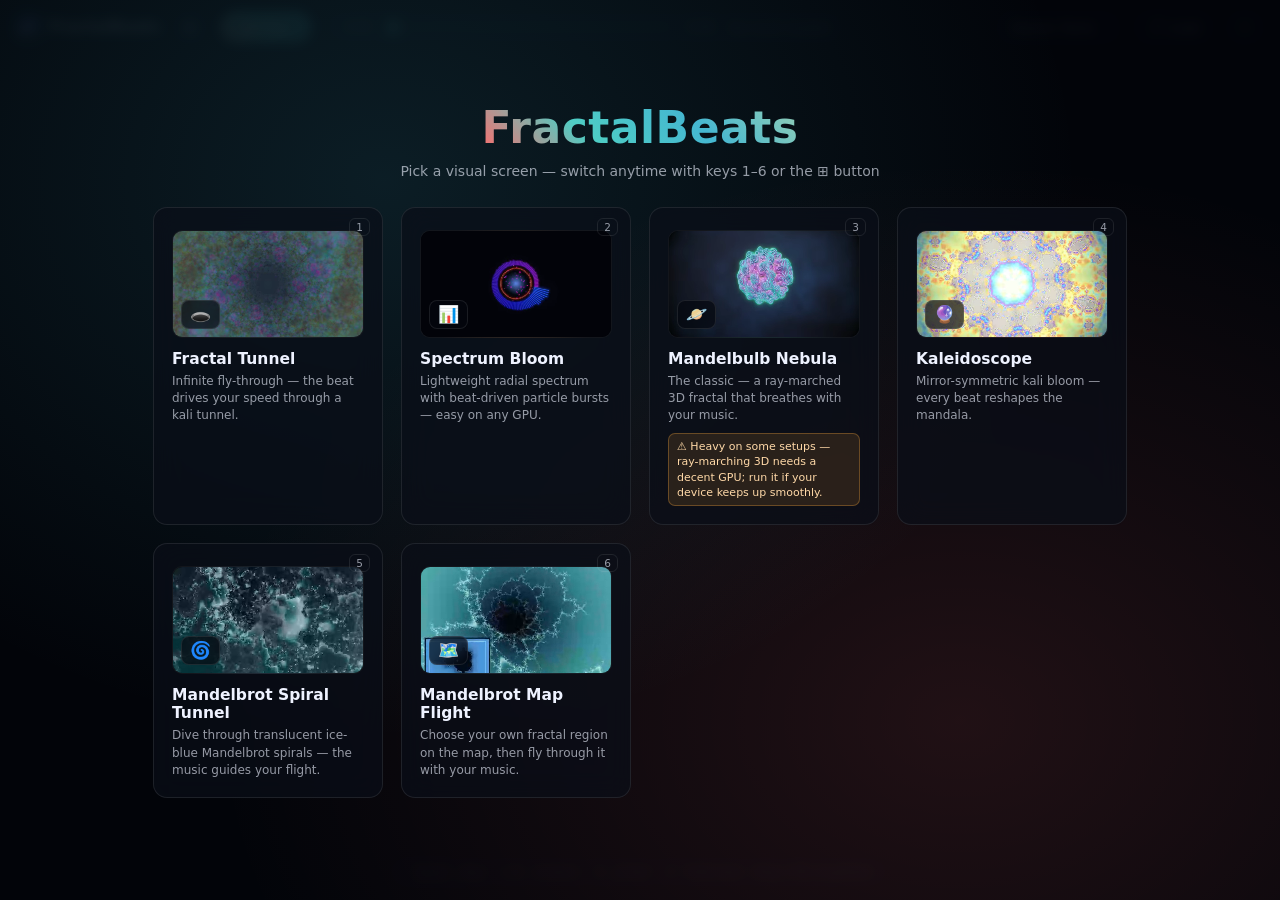
<file: index.html>
<!DOCTYPE html>
<html lang="en">
<head>
  <meta charset="UTF-8" />
  <meta name="viewport" content="width=device-width, initial-scale=1.0, viewport-fit=cover" />
  <title>FractalBeats — Free Audio-Reactive Fractal Visualizer</title>

  <!-- ── Primary SEO ─────────────────────────────────────────── -->
  <meta name="description" content="Free audio-reactive fractal visualizer in your browser. Load a song, use your mic, and watch 6 real-time screens react to the music. No install, no account." />
  <meta name="author" content="Navid Moradimehr" />
  <meta name="theme-color" content="#0a0f1e" />
  <meta name="robots" content="index, follow, max-image-preview:large" />
  <meta name="google-site-verification" content="UlHZYK9fYhoTRUKbC5rEcaMEJhV1OoC-GA8Vo22VLYw" />
  <link rel="canonical" href="https://navid-moradimehr.github.io/FractalBeats/" />

  <!-- ── Open Graph (Facebook / LinkedIn / WhatsApp / Discord) ── -->
  <meta property="og:type" content="website" />
  <meta property="og:site_name" content="FractalBeats" />
  <meta property="og:title" content="FractalBeats — Free Audio-Reactive Fractal Visualizer" />
  <meta property="og:description" content="Free audio-reactive fractal visualizer that runs in your browser. Load any song or use your mic and watch 6 real-time screens react to the music. No install." />
  <meta property="og:url" content="https://navid-moradimehr.github.io/FractalBeats/" />
  <meta property="og:image" content="https://navid-moradimehr.github.io/FractalBeats/assets/og-image.png" />
  <meta property="og:image:width" content="1200" />
  <meta property="og:image:height" content="630" />
  <meta property="og:image:alt" content="A ray-marched 3D Mandelbulb fractal rendered live by FractalBeats" />
  <meta property="og:locale" content="en_US" />

  <!-- ── Twitter / X card ────────────────────────────────────── -->
  <meta name="twitter:card" content="summary_large_image" />
  <meta name="twitter:title" content="FractalBeats — Free Audio-Reactive Fractal Visualizer" />
  <meta name="twitter:description" content="Free audio-reactive fractal visualizer in your browser — 6 real-time screens driven by any song or your mic. No install." />
    <meta name="twitter:image" content="https://navid-moradimehr.github.io/FractalBeats/assets/og-image.png" />

  <!-- ── Icons & manifest ────────────────────────────────────── -->
  <link rel="icon" type="image/svg+xml" href="favicon.svg" />
  <link rel="icon" type="image/png" sizes="32x32" href="favicon-32x32.png" />
  <link rel="apple-touch-icon" href="apple-touch-icon.png" />
  <link rel="manifest" href="site.webmanifest" />

  <!-- ── Structured data (Google rich results + AI engines) ──── -->
  <script type="application/ld+json">
  {
    "@context": "https://schema.org",
    "@graph": [
      {
        "@type": "WebApplication",
        "name": "FractalBeats",
        "alternateName": "FractalBeats — Audio-Reactive Fractal Visualizer",
        "url": "https://navid-moradimehr.github.io/FractalBeats/",
        "description": "Free in-browser, audio-reactive fractal visualizer. Load any music file or use your microphone and watch six real-time screens — a ray-marched Mandelbulb, a kali-tunnel fly-through, a 2D spectrum a mirror kaleidoscope and a Mandelbrot explorer — react to the music. No install, no account.",
        "applicationCategory": "MultimediaApplication",
        "operatingSystem": "Web",
        "browserRequirements": "Requires JavaScript and WebGL",
        "inLanguage": "en",
        "genre": ["Generative Art", "Music Visualization", "Fractals"],
        "offers": { "@type": "Offer", "price": "0", "priceCurrency": "USD" },
        "author": { "@type": "Organization", "name": "Navid Moradimehr", "url": "https://github.com/Navid-Moradimehr" },
        "publisher": { "@type": "Organization", "name": "Navid Moradimehr", "url": "https://github.com/Navid-Moradimehr" },
        "thumbnailUrl": "https://navid-moradimehr.github.io/FractalBeats/assets/previews/mandelbulb.jpg",
        "screenshot": [
          "https://navid-moradimehr.github.io/FractalBeats/assets/previews/mandelbulb.jpg",
          "https://navid-moradimehr.github.io/FractalBeats/assets/previews/tunnel.jpg",
          "https://navid-moradimehr.github.io/FractalBeats/assets/previews/kaleidoscope.jpg",
          "https://navid-moradimehr.github.io/FractalBeats/assets/previews/spectrum.jpg"
        ]
      },
      {
        "@type": "WebSite",
        "name": "FractalBeats",
        "url": "https://navid-moradimehr.github.io/FractalBeats/",
        "description": "Free audio-reactive fractal visualizer that runs in your browser — six real-time screens driven by any song or your microphone."
      }
    ]
  }
  </script>

  <link rel="stylesheet" href="./src/style.css">
</head>
<body>
  <canvas id="c"></canvas>
  <div id="stage"></div>

  <header>
    <div class="brand"><span class="logo">🌌</span><span class="title">FractalBeats</span></div>
    <button id="screens-btn" class="btn icon" title="Choose visualization (S)">⊞</button>
    <button id="play-btn" class="btn primary" title="Play / Pause (Space)">▶ Play</button>
    <div class="transport">
      <span class="time-label" id="time-cur">0:00</span>
      <input type="range" id="seekbar" min="0" max="1000" value="0" step="1" />
      <span class="time-label" id="time-total">0:00</span>
      <span class="track-name" id="track-name">No track loaded</span>
    </div>
    <div class="spacer"></div>
    <select id="source-select" class="btn" title="Audio source">
      <option value="none">Source: None</option>
      <option value="file">Source: File</option>
      <option value="mic">Source: Mic</option>
    </select>
    <input type="file" id="audio-file" accept="audio/*" hidden />
    <button id="load-btn" class="btn" title="Load audio file">🎵 Load</button>
    <button id="gui-btn" class="btn icon hide-desktop" title="Settings">⚙</button>
    <button id="fs-btn" class="btn icon hide-sm" title="Fullscreen (F)">⛶</button>
  </header>

  <div id="gui-host"></div>

  <section id="picker-overlay">
    <h1 class="picker-title">FractalBeats</h1>
        <p class="picker-sub">Pick a visual screen — switch anytime with keys 1–6 or the ⊞ button</p>
    <div class="card-grid" id="card-grid">
      <!-- Screen cards are pre-rendered here (server-side) so search engines and
           no-JS users see every screen. Keep this list in sync with SCREENS in
           src/main.js; ui.js upgrades these cards with live behavior + previews. -->
      <div class="screen-card" data-screen-id="tunnel">
        <div class="preview">
          <video class="preview-video" muted loop playsinline preload="metadata"
                 poster="assets/previews/tunnel.jpg" data-src="assets/previews/tunnel.webm"></video>
          <span class="icon">🕳️</span>
        </div>
        <div class="name">Fractal Tunnel</div>
        <div class="tagline">Infinite fly-through — the beat drives your speed through a kali tunnel.</div>
        <span class="key-hint">1</span>
      </div>
      <div class="screen-card" data-screen-id="spectrum">
        <div class="preview">
          <video class="preview-video" muted loop playsinline preload="metadata"
                 poster="assets/previews/spectrum.jpg" data-src="assets/previews/spectrum.webm"></video>
          <span class="icon">📊</span>
        </div>
        <div class="name">Spectrum Bloom</div>
        <div class="tagline">Lightweight radial spectrum with beat-driven particle bursts — easy on any GPU.</div>
        <span class="key-hint">2</span>
      </div>
      <div class="screen-card" data-screen-id="mandelbulb">
        <div class="preview">
          <video class="preview-video" muted loop playsinline preload="metadata"
                 poster="assets/previews/mandelbulb.jpg" data-src="assets/previews/mandelbulb.webm"></video>
          <span class="icon">🪐</span>
        </div>
        <div class="name">Mandelbulb Nebula</div>
        <div class="tagline">The classic — a ray-marched 3D fractal that breathes with your music.</div>
        <div class="note">⚠ Heavy on some setups — ray-marching 3D needs a decent GPU; run it if your device keeps up smoothly.</div>
        <span class="key-hint">3</span>
      </div>
      <div class="screen-card" data-screen-id="kaleidoscope">
        <div class="preview">
          <video class="preview-video" muted loop playsinline preload="metadata"
                 poster="assets/previews/kaleidoscope.jpg" data-src="assets/previews/kaleidoscope.webm"></video>
          <span class="icon">🔮</span>
        </div>
        <div class="name">Kaleidoscope</div>
        <div class="tagline">Mirror-symmetric kali bloom — every beat reshapes the mandala.</div>
        <span class="key-hint">4</span>
      </div>
      <div class="screen-card" data-screen-id="mandelbrot">
        <div class="preview"><video class="preview-video" muted loop playsinline preload="metadata" poster="assets/previews/mandelbrot.jpg" data-src="assets/previews/mandelbrot.webm"></video><span class="icon">🌀</span></div>
        <div class="name">Mandelbrot Spiral Tunnel</div>
        <div class="tagline">Dive through translucent ice-blue Mandelbrot spirals — the music guides your flight.</div>
        <span class="key-hint">5</span>
      </div>
      <div class="screen-card" data-screen-id="mandelbrot-map">
        <div class="preview"><video class="preview-video" muted loop playsinline preload="metadata" poster="assets/previews/mandelbrot-map.jpg" data-src="assets/previews/mandelbrot-map.webm"></video><span class="icon">🗺️</span></div>
        <div class="name">Mandelbrot Map Flight</div>
        <div class="tagline">Choose your own fractal region on the map, then fly through it with your music.</div>
        <span class="key-hint">6</span>
      </div>
    </div>
  </section>

  <div id="drop-overlay">Drop audio file to play 🎧</div>
  <div id="toasts"></div>
   <div id="hint-bar"><kbd>Space</kbd> play · <kbd>1–6</kbd> screens · <kbd>S</kbd> picker · <kbd>F</kbd> fullscreen · drop a file anywhere</div>

  <script type="module" src="./src/main.js"></script>
</body>
</html>
</file>
<file: src/style.css>
:root {
  --bg: #05060a;
  --glass: rgba(10, 14, 24, 0.72);
  --glass-border: rgba(255, 255, 255, 0.09);
  --text: #eef2ff;
  --text-dim: rgba(238, 242, 255, 0.62);
  --accent1: #ff6b6b;
  --accent2: #4ecdc4;
  --accent3: #45b7d1;
  --accent4: #96ceb4;
  --radius: 14px;
}

* { margin: 0; padding: 0; box-sizing: border-box; }

html, body {
  height: 100%;
  background: var(--bg);
  color: var(--text);
  font-family: 'Segoe UI', system-ui, -apple-system, sans-serif;
  overflow: hidden;
}

#c {
  position: fixed;
  inset: 0;
  width: 100vw;
  height: 100vh;
  display: block;
}

#stage { position: fixed; inset: 0; touch-action: none; } /* drag/pinch camera control */

/* ---------- Header ---------- */
header {
  position: fixed;
  top: 0; left: 0; right: 0;
  z-index: 50;
  display: flex;
  align-items: center;
  gap: 12px;
  padding: 10px 16px;
  background: linear-gradient(to bottom, rgba(3, 5, 10, 0.85), rgba(3, 5, 10, 0));
  pointer-events: none;
}
header > * { pointer-events: auto; }

.brand {
  display: flex;
  align-items: center;
  gap: 8px;
  font-weight: 700;
  font-size: 15px;
  letter-spacing: 0.4px;
  white-space: nowrap;
  text-shadow: 0 0 18px rgba(78, 205, 196, 0.45);
}
.brand .logo { font-size: 20px; }

.btn {
  border: 1px solid var(--glass-border);
  background: var(--glass);
  backdrop-filter: blur(12px);
  color: var(--text);
  padding: 8px 14px;
  border-radius: 999px;
  font-size: 13.5px;
  cursor: pointer;
  transition: transform 0.15s ease, border-color 0.15s ease, background 0.15s ease;
  white-space: nowrap;
}
.btn:hover { transform: translateY(-1px); border-color: rgba(120, 220, 210, 0.55); }
.btn.primary {
  background: linear-gradient(45deg, var(--accent1), var(--accent2), var(--accent3), var(--accent4));
  background-size: 300% 300%;
  animation: gradientShift 6s ease infinite;
  border: none;
  font-weight: 600;
  min-width: 92px;
}
.btn.icon { padding: 8px 11px; }
@keyframes gradientShift {
  0% { background-position: 0% 50%; }
  50% { background-position: 100% 50%; }
  100% { background-position: 0% 50%; }
}

.spacer { flex: 1; }

/* ---------- Transport ---------- */
.transport {
  display: flex;
  align-items: center;
  gap: 10px;
  background: var(--glass);
  border: 1px solid var(--glass-border);
  backdrop-filter: blur(12px);
  border-radius: 999px;
  padding: 7px 14px;
  max-width: 520px;
  width: min(520px, 46vw);
}
.time-label {
  font-size: 12px;
  color: var(--text-dim);
  font-variant-numeric: tabular-nums;
  min-width: 38px;
  text-align: center;
}
.track-name {
  font-size: 12.5px;
  color: var(--text-dim);
  overflow: hidden;
  text-overflow: ellipsis;
  white-space: nowrap;
  max-width: 110px;
}
#seekbar {
  flex: 1;
  appearance: none;
  -webkit-appearance: none;
  height: 4px;
  border-radius: 2px;
  background: rgba(255, 255, 255, 0.15);
  cursor: pointer;
}
#seekbar::-webkit-slider-thumb {
  appearance: none;
  -webkit-appearance: none;
  width: 12px; height: 12px;
  border-radius: 50%;
  background: var(--accent2);
  box-shadow: 0 0 10px rgba(78, 205, 196, 0.8);
}
#seekbar::-moz-range-thumb {
  width: 12px; height: 12px;
  border: none;
  border-radius: 50%;
  background: var(--accent2);
  box-shadow: 0 0 10px rgba(78, 205, 196, 0.8);
}

select.btn { appearance: none; -webkit-appearance: none; padding-right: 26px; }

/* ---------- Screen picker overlay ---------- */
#picker-overlay {
  position: fixed;
  inset: 0;
  z-index: 90;
  display: flex;
  flex-direction: column;
  align-items: center;
  justify-content: center;
  gap: 28px;
  background:
    radial-gradient(ellipse at 30% 20%, rgba(69, 183, 209, 0.14), transparent 55%),
    radial-gradient(ellipse at 75% 80%, rgba(255, 107, 107, 0.12), transparent 55%),
    rgba(3, 5, 10, 0.94);
  backdrop-filter: blur(6px);
  transition: opacity 0.35s ease, visibility 0.35s;
}
#picker-overlay.hidden { opacity: 0; visibility: hidden; pointer-events: none; }

.picker-title {
  font-size: clamp(28px, 5vw, 44px);
  font-weight: 800;
  letter-spacing: 0.5px;
  background: linear-gradient(45deg, var(--accent1), var(--accent2), var(--accent3), var(--accent4));
  -webkit-background-clip: text;
  background-clip: text;
  -webkit-text-fill-color: transparent;
  text-align: center;
}
.picker-sub { color: var(--text-dim); font-size: 14px; margin-top: -18px; }

.card-grid {
  display: grid;
  grid-template-columns: repeat(auto-fit, minmax(215px, 230px));
  gap: 18px;
  justify-content: center;
  padding: 0 20px;
  max-width: 1100px;
}
.screen-card {
  position: relative;
  border: 1px solid var(--glass-border);
  background: var(--glass);
  backdrop-filter: blur(14px);
  border-radius: var(--radius);
  padding: 22px 18px 18px;
  cursor: pointer;
  transition: transform 0.18s ease, border-color 0.18s ease, box-shadow 0.18s ease;
  overflow: hidden;
}
.screen-card::before {
  content: '';
  position: absolute;
  inset: 0;
  background: radial-gradient(circle at 50% 0%, var(--card-glow, rgba(78,205,196,0.18)), transparent 70%);
  opacity: 0;
  transition: opacity 0.2s ease;
}
.screen-card:hover { transform: translateY(-4px) scale(1.02); border-color: var(--card-accent, rgba(78,205,196,0.6)); }
.screen-card:hover::before { opacity: 1; }
.screen-card .preview {
  position: relative;
  aspect-ratio: 16 / 9;
  border-radius: 10px;
  overflow: hidden;
  margin-bottom: 12px;
  border: 1px solid rgba(255, 255, 255, 0.06);
  background:
    radial-gradient(circle at 50% 40%, var(--card-glow, rgba(78, 205, 196, 0.18)), transparent 75%),
    rgba(5, 8, 15, 0.9);
}
.screen-card .preview video {
  width: 100%;
  height: 100%;
  object-fit: cover;
  display: block;
  pointer-events: none;
}
.screen-card .preview.no-video video { display: none; }
.screen-card .preview .icon {
  position: absolute;
  left: 8px;
  bottom: 8px;
  font-size: 17px;
  line-height: 1;
  background: rgba(5, 8, 15, 0.68);
  backdrop-filter: blur(8px);
  border: 1px solid var(--glass-border);
  border-radius: 8px;
  padding: 5px 8px;
}
.screen-card .name { font-weight: 700; font-size: 15.5px; margin-bottom: 5px; }
.screen-card .tagline { font-size: 12px; color: var(--text-dim); line-height: 1.45; }
.screen-card .note {
  margin-top: 8px;
  font-size: 11px;
  line-height: 1.4;
  color: #ffd9a8;
  background: rgba(255, 170, 60, 0.12);
  border: 1px solid rgba(255, 170, 60, 0.3);
  border-radius: 7px;
  padding: 5px 8px;
}
.screen-card .key-hint {
  position: absolute;
  top: 10px; right: 12px;
  font-size: 10.5px;
  color: var(--text-dim);
  border: 1px solid var(--glass-border);
  border-radius: 6px;
  padding: 2px 6px;
}

/* ---------- GUI host ---------- */
#gui-host {
  position: fixed;
  top: 58px;
  right: 10px;
  z-index: 40;
  max-height: calc(100vh - 130px);
  overflow-y: auto;
}
#gui-host .lil-gui { --width: 280px; z-index: 40; }
.hide-desktop { display: none; }

/* ---------- Drop overlay / toasts / hints ---------- */
#drop-overlay {
  position: fixed;
  inset: 0;
  z-index: 200;
  display: flex;
  align-items: center;
  justify-content: center;
  background: rgba(5, 8, 15, 0.82);
  border: 3px dashed rgba(78, 205, 196, 0.65);
  font-size: 22px;
  font-weight: 700;
  color: var(--accent2);
  visibility: hidden;
  opacity: 0;
  transition: opacity 0.2s ease;
}
#drop-overlay.active { visibility: visible; opacity: 1; }

#toasts {
  position: fixed;
  bottom: 74px;
  left: 50%;
  transform: translateX(-50%);
  z-index: 300;
  display: flex;
  flex-direction: column;
  gap: 8px;
  align-items: center;
  pointer-events: none; /* informational only — must never block touch gestures */
}
.toast {
  background: var(--glass);
  border: 1px solid var(--glass-border);
  backdrop-filter: blur(12px);
  padding: 10px 18px;
  border-radius: 999px;
  font-size: 13.5px;
  opacity: 0;
  transform: translateY(8px);
  transition: all 0.3s ease;
  pointer-events: none; /* informational only — must never block touch gestures */
}
.toast.show { opacity: 1; transform: translateY(0); }

#hint-bar {
  position: fixed;
  bottom: 14px;
  left: 50%;
  transform: translateX(-50%);
  z-index: 45;
  font-size: 11.5px;
  color: var(--text-dim);
  background: var(--glass);
  border: 1px solid var(--glass-border);
  border-radius: 999px;
  padding: 6px 16px;
  white-space: nowrap;
  transition: opacity 1s ease;
  pointer-events: none;
}
#hint-bar.fade { opacity: 0; }
#hint-bar kbd {
  font-family: inherit;
  border: 1px solid var(--glass-border);
  border-radius: 4px;
  padding: 0 5px;
  margin: 0 2px;
  font-size: 10.5px;
}

/* ---------- Mobile pull-to-refresh indicator ---------- */
#ptr-indicator {
  position: fixed;
  top: calc(10px + env(safe-area-inset-top));
  left: 50%;
  transform: translateX(-50%);
  z-index: 400;
  opacity: 0;
  pointer-events: none;
  background: var(--glass);
  border: 1px solid var(--glass-border);
  backdrop-filter: blur(12px);
  border-radius: 999px;
  padding: 8px 16px;
  font-size: 13px;
  white-space: nowrap;
}
#ptr-indicator.armed { color: var(--accent2); border-color: rgba(78, 205, 196, 0.6); }

/* ---------- Mobile ---------- */
@media (max-width: 760px) {
  .brand span.title { display: none; }
  .track-name { display: none; }
  .btn.hide-sm { display: none; }
  #hint-bar { display: none; }

  /* Own the top-edge pull gesture: suppress native overscroll/refresh */
  html, body { overscroll-behavior-y: none; }
  button, select, .btn { touch-action: manipulation; -webkit-tap-highlight-color: transparent; }

  header {
    flex-wrap: wrap;
    gap: 8px;
    padding: calc(8px + env(safe-area-inset-top)) 10px 8px;
    background: linear-gradient(to bottom, rgba(3, 5, 10, 0.92), rgba(3, 5, 10, 0.35));
  }
  .btn {
    min-height: 42px;
    padding: 9px 13px;
    font-size: 13px;
  }
  .btn.icon { padding: 9px 11px; }
  .btn.primary { min-width: 54px; }
  .btn.primary .btn-label { display: none; }
  #source-select { font-size: 12px; padding: 9px 24px 9px 11px; }
  .hide-desktop { display: inline-block; }

  /* Transport docked at the bottom (thumb reach) */
  .transport {
    position: fixed;
    top: auto;
    left: 10px;
    right: 10px;
    bottom: calc(10px + env(safe-area-inset-bottom));
    width: auto;
    max-width: none;
    z-index: 55;
    padding: 11px 14px;
  }
  #seekbar { height: 6px; }
  #seekbar::-webkit-slider-thumb { width: 18px; height: 18px; }
  #seekbar::-moz-range-thumb { width: 18px; height: 18px; }

  #toasts { bottom: calc(80px + env(safe-area-inset-bottom)); max-width: 92vw; }
  .toast { text-align: center; }

  /* Picker: scrollable, 2-up cards on phones */
  #picker-overlay {
    justify-content: flex-start;
    overflow-y: auto;
    padding: calc(22px + env(safe-area-inset-top)) 12px calc(100px + env(safe-area-inset-bottom));
  }
  .picker-sub { margin-top: -14px; text-align: center; padding: 0 10px; }
  .card-grid {
    width: 100%;
    max-width: 560px;
    grid-template-columns: repeat(auto-fit, minmax(150px, 1fr));
    gap: 12px;
    padding: 0;
  }
  .screen-card { padding: 12px 12px 14px; }
  .screen-card .name { font-size: 14px; }
  .screen-card .tagline { font-size: 11px; }

  /* Settings drawer: hidden behind the ⚙ button, docks above the transport */
  #gui-host {
    display: none;
    top: auto;
    left: 8px;
    right: 8px;
    bottom: calc(72px + env(safe-area-inset-bottom));
    max-height: 46vh;
  }
  #gui-host.open { display: block; }
  #gui-host .lil-gui { --width: 100%; }

  #drop-overlay { font-size: 16px; text-align: center; padding: 0 24px; }
}

/* Static preview for the Mandelbrot screen. */
.mandelbrot-preview { background: radial-gradient(ellipse at 40% 50%, #050719 12%, #136f83 14%, #64d9c9 17%, #16325f 23%, #0b132a 40%, #215d77 65%, #090e20); }

/* Interactive region map for the separate Mandelbrot Map Flight screen. */
.mandelbrot-map { position: fixed; z-index: 42; left: 16px; bottom: 48px; width: 280px; padding: 10px; border: 1px solid rgba(145,215,255,.35); border-radius: 12px; background: rgba(5,13,28,.92); color: #d6edff; box-shadow: 0 8px 28px #0006; font-size: 11px; }
.map-heading { display: flex; align-items: center; justify-content: space-between; gap: 8px; margin-bottom: 8px; }
.mandelbrot-map button { cursor: pointer; border: 1px solid #38556d; border-radius: 5px; padding: 4px 6px; background: #10283c; color: #d6edff; font: inherit; }
.mandelbrot-map button:hover { background: #20445c; }
.mandelbrot-map canvas { display: block; width: 100%; height: auto; border-radius: 6px; cursor: crosshair; touch-action: none; }
.mandelbrot-map p { margin: 6px 0; line-height: 1.4; color: #a4c5db; }
.map-actions { display: flex; gap: 4px; margin: 8px 0; }
.mandelbrot-map label { display: flex; gap: 8px; align-items: center; }
.mandelbrot-map input { min-width: 0; flex: 1; accent-color: #81d6ff; }
.mandelbrot-map output { display: block; margin-top: 6px; font-variant-numeric: tabular-nums; }
.mandelbrot-map.collapsed .map-body { display: none; }
.mandelbrot-map.collapsed .map-heading { margin-bottom: 0; }
@media (max-width: 700px) {
 .mandelbrot-map { left: 8px; bottom: 132px; width: min(250px,calc(100vw - 16px)); padding: 8px; }
 .mandelbrot-map .map-tip { display: none; }
}

.map-palette { margin: 10px 0; border-top: 1px solid #38556d; padding-top: 8px; }
.map-palette select { flex: 1; min-width: 0; background: #10283c; color: #d6edff; border: 1px solid #38556d; border-radius: 5px; padding: 3px; font: inherit; }
.map-color-row { display: flex; gap: 12px; margin-top: 7px; }
.map-color-row label { flex: 1; }
.mandelbrot-map input[type=color] { flex: none; width: 38px; height: 26px; padding: 1px; border: 1px solid #38556d; border-radius: 4px; cursor: pointer; background: #10283c; }
.mandelbrot-map .map-scroll { width: 100%; }
.mandelbrot-map .map-scroll[aria-pressed=true] { color: #05111e; background: #8bdaff; }
.mandelbrot-map { max-height: calc(100dvh - 112px); overflow-y: auto; }
@media (max-width: 700px) { .mandelbrot-map { max-height: calc(100dvh - 200px); } }

.layer-meters { padding: 8px 10px; font-size: 10px; background: #08121c; color: #b9d0df; }
.layer-meters p { margin: 3px 0 7px; opacity: .8; }
.layer-meters > div { display: flex; align-items: center; gap: 8px; margin: 3px 0; }
.layer-meters span { width: 65px; text-transform: capitalize; }
.layer-meters i { height: 4px; flex: 1; overflow: hidden; background: #25313f; border-radius: 4px; }
.layer-meters b { display: block; height: 100%; background: var(--line-color); transform-origin: left; transform: scaleX(0); }
#gui-host { max-height: calc(100dvh - 115px); overflow-y: auto; }

.response-mode { display: flex; gap: 6px; padding: 8px; }
.response-mode button { flex: 1; border: 1px solid #38556d; border-radius: 6px; padding: 6px; color: #d6edff; background: #10283c; cursor: pointer; }
.response-mode button[aria-pressed=true] { background: #83cbdc; color: #061321; }
.layer-meters[hidden] { display: none; }

.response-mode-help { margin: 0; padding: 0 8px 8px; font-size: 11px; line-height: 1.4; color: #b9d0df; }
@media (max-width: 700px) { #gui-host.open { z-index: 46; } }
</file>
